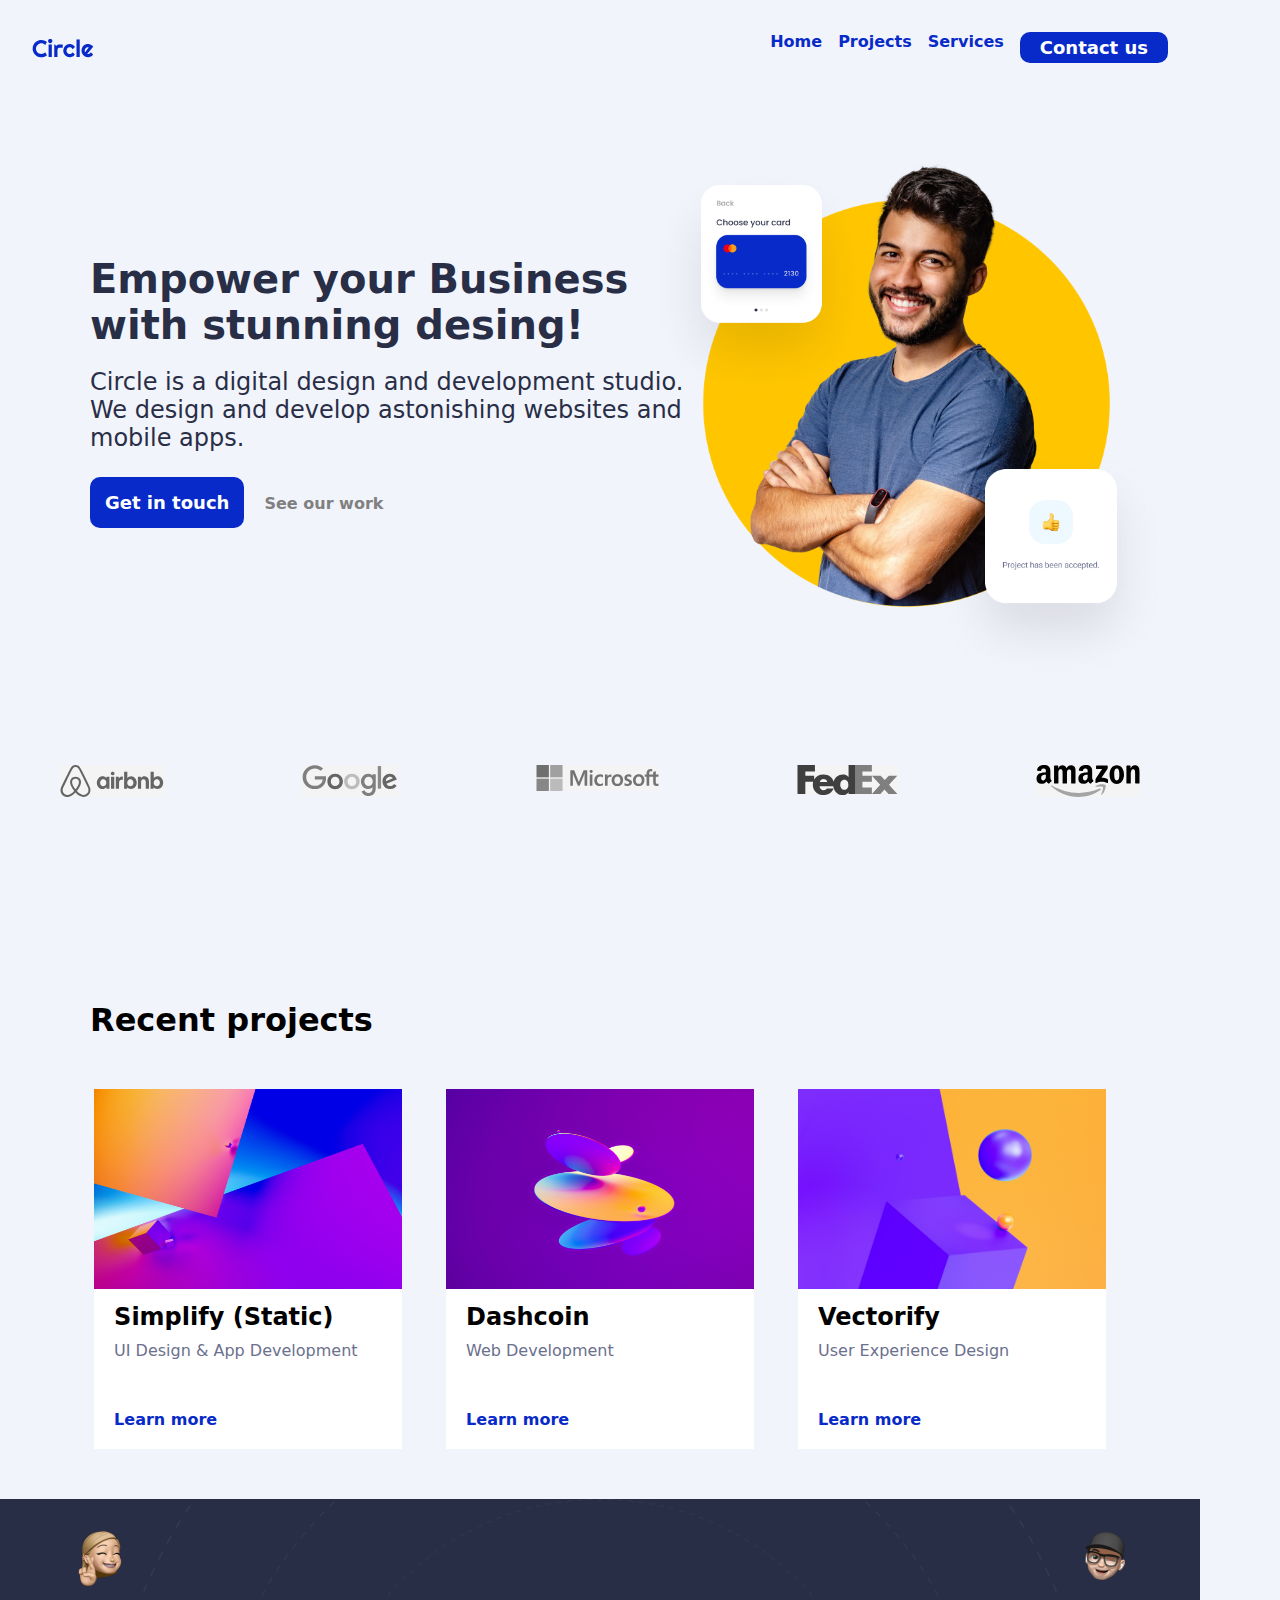
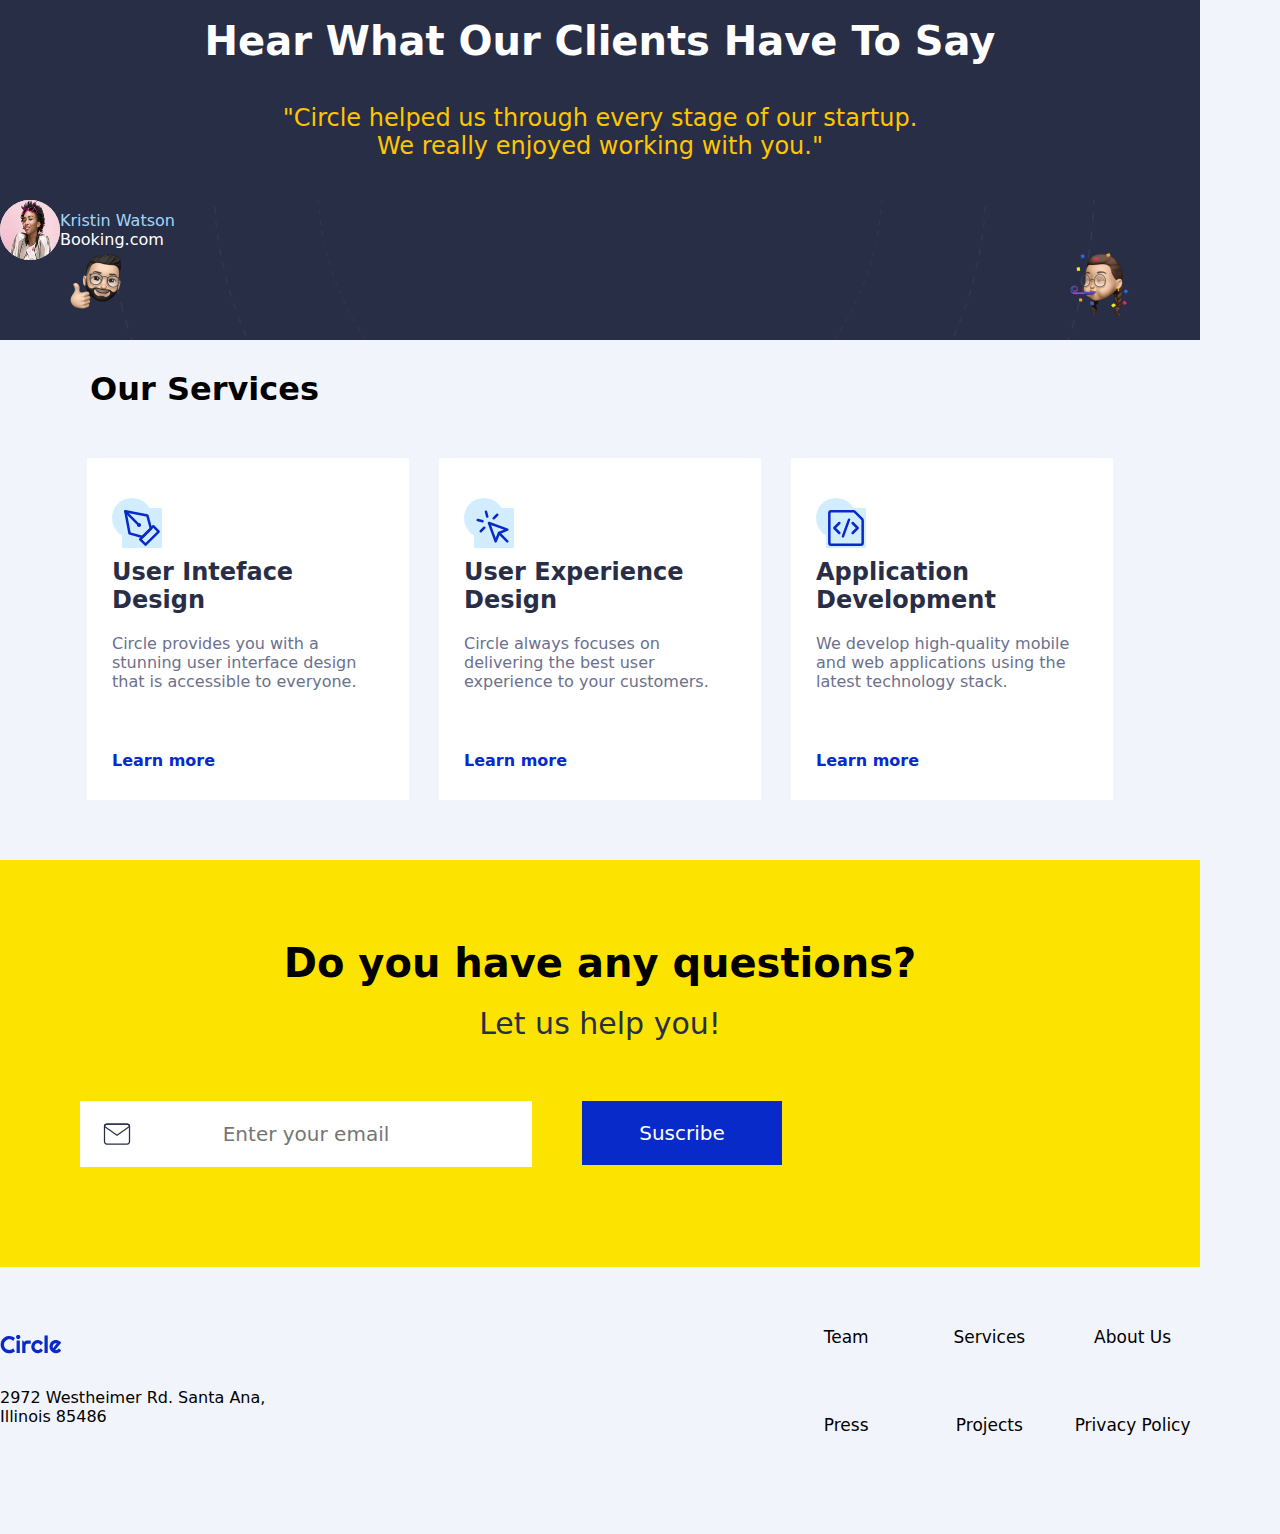
<file: index.html>
<!DOCTYPE html>
<html lang="en">
<head>
    <meta charset="UTF-8">
    <meta name="viewport" content="width=device-width, initial-scale=1.0">
    <title>CIRCLE AGENCY</title>
    <link rel="stylesheet" href="/assets/style.css">
    <link rel="stylesheet" href="/assets/nav-bar-style.css">
    <link rel="icon" href="/assets/logos/favicon.ico" type="image/x-icon">
    <link rel="stylesheet" href="https://cdn.jsdelivr.net/npm/bootstrap-icons@1.10.3/font/bootstrap-icons.css">
</head>
<body>
         <header>
            <img src="../assets/logos/circle.svg" alt="Circle Logo">
            <button id="abrir" class="abrir-menu"><i class="bi bi-list"></i></button>
             <nav class="nav" id="nav">
                <button class="cerrar-menu" id="cerrar"><i class="bi bi-x"></i></button>
                <ul class="nav-list">
                    <li>
                      <a class="nav-links" href="/">Home</a>
                    </li>
                    <li>
                      <a class="nav-links" href="/#projects">Projects</a>
                    </li>
                    <li>
                      <a class="nav-links" href="/#services">Services</a>
                    </li>

                    <a href="pages/contact.html" class="ContactBtn">
                        Contact us</a>
                  </ul>
                </nav>
              </header>


    
        <section class="hero">
            <div class="hero-content">
                <h1>Empower your Business with stunning desing!</h1>
                <h3>Circle is a digital design and development studio. We design and
                    develop astonishing websites and mobile apps.</h3>
                <div class="hero-content-buttons">
                    <a href="#newsletter" class="ContactBtn">
                        Get in touch</a>
                    <a href="#projects" class="Project-link">See our work</a>
                </div>
            </div>
            <div class="hero-images">
                <img class="img-hero" src="./assets/hero-section/hero-image.png" alt="Hero image">
                <img class="img-card" src="./assets/hero-section/card-1.png" alt="Choose your credit card">
                <img class="img-card img-card-botton" src="./assets/hero-section/card-2.png"
                    alt="Project has been accepted card">
            </div>
        </section>
    
        <section class="clients">
            <a href="https://www.airbnb.com" target="_blank">
                <img class="img-client" src="./assets/logos/airbnb-logo.svg" alt="airbnb logo">
            </a>
            <a href="https://www.google.com" target="_blank">
                <img class="img-client" src="./assets/logos/google-logo.svg" alt="Google logo">
            </a>
            <a href="https://www.microsoft.com" target="_blank">
                <img class="img-client" src="./assets/logos/microsoft-logo.svg" alt="Microsoft logo">
            </a>
            <a href="https://www.fedex.com" target="_blank">
                <img class="img-client" src="./assets/logos/fedex-logo.svg" alt="FedEx logo">
            </a>
            <a href="https://www.amazon.com" target="_blank">
                <img class="img-client" src="./assets/logos/amazon-logo.svg" alt="amazon logo">
            </a>
        </section>
    
        <section id="projects" class="recent-projects" hidden>
            <h2>Recent projects</h2>
            <div class="projects-container">
                <article class="project-card">
                    <a class='project-wrapper' href='/pages/projects?id=1'>
                        <img class="img-project" src="./assets/projects-section/1.jpg" alt="Project 1">
                        <div class="project-inner-card">
                            <h4 class="project-title">Simplify (Static)</h4>
                            <p class="project-description capitalize">UI design & App development</p>
                            <a class='learn-more' href='/pages/projects?id=1'>Learn more</a>
                        </div>
                    </a>
                </article>
                <article class="project-card">
                    <a class='project-wrapper' href='/pages/projects?id=2'>
                        <img class="img-project" src="./assets/projects-section/2.jpg" alt="Project 2">
                        <div class="project-inner-card">
                            <h4 class="project-title">Dashcoin</h4>
                            <p class="project-description capitalize">Web development</p>
                            <a class='learn-more' href='/pages/projects?id=2'>Learn more</a>
                        </div>
                    </a>
                </article>
                <article class="project-card">
                    <a class='project-wrapper' href='/pages/projects?id=3'>
                        <img class="img-project" src="./assets/projects-section/3.jpg" alt="Project 3">
                        <div class="project-inner-card">
                            <h4 class="project-title">Vectorify</h4>
                            <p class="project-description capitalize">User experience design</p>
                            <a class='learn-more' href='/pages/projects?id=3'>Learn more</a>
                        </div>
                    </a>
                </article>
            </div>
        </section>
    
        <section class="testimonial">
            <div class="testimonial-memojis">
                <img class="testimonial-memoji1" src="./assets/testimonial-section/memoji-1.png" alt="Memoji 1">
                <img class="testimonial-memoji2" src="./assets/testimonial-section/memoji-2.png" alt="Memoji 2">
                <img class="testimonial-memoji3" src="./assets/testimonial-section/memoji-3.png" alt="Memoji 3">
                <img class="testimonial-memoji4" src="./assets/testimonial-section/memoji-4.png" alt="Memoji 4">
            </div>
            <div class="testimonial-text">
                <h3 class="capitalize">Hear what our clients have to say</h3>
                <p>
                    "Circle helped us through every stage of our startup.
                    <br>
                    We really enjoyed working with you."
                </p>
            </div>
            <div class="testimonial-profile">
                <img class="testimonial-profile-img" src="./assets/testimonial-section/profile.png"
                    alt="Kristin Watson profile image">
                <div class="testimonial-profile-info">
                    <p class="name">Kristin Watson</p>
                    <p class="origin">Booking.com</p>
                </div>
            </div>
        </section>
    
        <section id="services" class="services">
            <h2 class="capitalize">Our services</h2>
            <div class="services-container">
                <article class="services-card">
                    <div class="img-services">
                        <img src="./assets/services-section/icons/1.svg" alt="User inteface design icon">
                    </div>
                    <h4 class="capitalize">User inteface design</h4>
                    <p>Circle provides you with a stunning user interface design that is accessible to everyone.</p>
                    <a class="learn-more" href="#">Learn more</a>
                </article>
                <article class="services-card">
                    <div class="img-services">
                        <img src="./assets/services-section/icons/2.svg" alt="User experience design icon">
                    </div>
                    <h4 class="capitalize">User experience design</h4>
                    <p>Circle always focuses on delivering the best user experience to your customers.</p>
                    <a class="learn-more" href="#">Learn more</a>
                </article>
                <article class="services-card">
                    <div class="img-services">
                        <img src="./assets/services-section/icons/3.svg" alt="Application development icon">
                    </div>
                    <h4 class="capitalize">Application development</h4>
                    <p>We develop high-quality mobile and web applications using the latest technology stack.</p>
                    <a class="learn-more" href="#">Learn more</a>
                </article>
            </div>
        </section>
    
       <section class="newsletter">
    <h2>Do you have any questions?</h2>
    <h3>Let us help you!</h3>
    <form action="">
        <input id="email" name="email" type="email" placeholder="Enter your email">
        <a class="newsletter-suscribe" href="/pages/contact">
            <input type="button" value="Suscribe">
        </a>
    </form>
</section>
    
        <div className="scroll-to-top">
            <span class="fa fa-arrow-up btn-scroll btn-scroll-position btn-scroll-style"></span>
        </div>
    
        <footer-component>
            <footer class="footer">
                <div class="address-info">
                    <a class="address-info-logo" href="/">
                        <img src="../assets/logos/circle.svg" alt="Circle Logo">
                    </a>
                    <p>
                        2972 Westheimer Rd. Santa Ana,
                        <br>
                        Illinois 85486
                    </p>
                </div>
                <ul class="sitemap">
                    <li><a href="#">Team</a></li>
                    <li><a href="#">Services</a></li>
                    <li><a href="#">About Us</a></li>
                    <li><a href="#">Press</a></li>
                    <li><a href="#">Projects</a></li>
                    <li><a href="#">Privacy Policy</a></li>
                </ul>
            </footer>

        </footer-component>
    
        <script src="./scripts/burger.js"></script>
        <script src="./scripts/projects.js"></script>
        <script src="./scripts/scroll.js"></script>
   
    

    
</body>
</html>
</file>
<file: assets/style.css>
body {
    font-family: system-ui, -apple-system, BlinkMacSystemFont, 'Segoe UI', Roboto, Oxygen, Ubuntu, Cantarell, 'Open Sans', 'Helvetica Neue', sans-serif;
    background-color:#F2F4FC;
    
}
h1 {
    color: #292e47;
    font-size: 40px;
    font-weight: 700;
    margin-bottom: 20px;
}
    
h3 {
    color: #292e47;
    font-weight: normal;
    margin-bottom: 40px;
}

section {
    margin-bottom: 150px;
}


.hero-content {
    text-align: left;
    margin-bottom: 50px;
}

.hero-content div.hero-content-buttons {
    margin: 0;
}

.hero {
    margin: 60px auto;
    max-width: 85%;
}

.hero div.hero-content-buttons a {
    padding: 15px;
}

.Project-link {
    text-decoration: none;
    color: grey;
}
.Project-link:hover {
    color: #072AC8;

}

.hero-images {
    position: relative;
}

.img-hero {
    width: 600px;
    max-width: 100%;
}

.project-card{
    color: white;
}
.project-card:hover{
    box-shadow: 25px 25px 10px 10px rgb(Black);
}


.img-card {
    max-width: 250px;
    position: absolute;
    top: 0%;
    left: -15%;
    background-color: rgba(0, 0, 0, 0);
    display: none;
}

.img-card-botton {
    top: auto;
    left: auto;
    right: -15%;
    bottom: -15%;
}

.clients {
    display: flex;
    flex-flow: row wrap;
    gap: 40px;
}

.img-client {
    margin: 0 auto;
    filter: grayscale(1);
}

.img-client:hover {
    filter: grayscale(0);
    transform: scale(1.5);
}

.recent-projects {
    margin-top: 50px;
}

.recent-projects h2 {
    margin: 30px;
    text-align: left;
}

.project-card,
.project-card h4,
.project-card p,
.project-card a {
    background-color: var(--White);
    text-align: left;
    color: var(--Black);
}

.project-card {
    margin: 20px auto;
    padding-bottom: 10px;
    width: 80%;
}

.project-card:hover,
.services-card:hover {
    box-shadow: 10px 5px 5px var(--NeutralMedium);
}

.project-text {
    background-color: var(--White);
}

.project-card h4,
.project-card p,
.project-card a {
    margin: 10px 0;
}

.project-card h4,
.project-card p,
.project-card .learn-more {
    padding-left: 10px;
}

.project-card p {
    color: var(--NeutralMedium);
    font-weight: normal;
    margin-bottom: 50px;
}

.project-card a {
    color: var(--Primary);
}

.project-card img {
    display: inline;
    width: 100%;
    height: 200px;
}

.learn-more {
    margin-top: 50px;
    color: var(--Primary);
}

.learn-more:hover {
    cursor: pointer;
    text-decoration: underline;
}

.project-inner-card {
    background-color: var(--White);
    margin: 10px;
}

.testimonial {
    background-color: var(--NeutralDark);
    background-image: url("../assets/testimonial-section/orbit.png");
    background-size: cover;
    background-repeat: no-repeat;
    position: relative;
    padding: 80px 0;
    margin: 5%;
    text-align: center;
}

.testimonial-memojis {
    background-color: rgba(0, 0, 0, 0);
    display: none;
}

.testimonial-memojis img {
    max-width: 75px;
    background-color: rgba(0, 0, 0, 0);
    position: absolute;
}

.testimonial-memoji1 {
    top: 5%;
    left: 5%;
    right: auto;
    bottom: auto;
}

.testimonial-memoji2 {
    top: 5%;
    left: auto;
    right: 5%;
    bottom: auto;
}

.testimonial-memoji3 {
    top: auto;
    left: 5%;
    right: auto;
    bottom: 5%;
}

.testimonial-memoji4 {
    top: auto;
    left: auto;
    right: 5%;
    bottom: 5%;
}

.testimonial-text {
    background-color: var(--NeutralDark);
    padding: 20px;
}

.testimonial-text h3 {
    color: var(--White);
    background-color: var(--NeutralDark);
    font-weight: bold;
    font-size: 30px;
}

.testimonial-text p {
    background-color: var(--NeutralDark);
    color: var(--SecondaryDark);
    font-size: 16px;
}

.testimonial-profile {
    background-color: var(--NeutralDark);
    display: flex;
    align-items: center;
    max-width: 200px;
}

.testimonial-profile-info,
.testimonial-profile-info p.name,
.testimonial-profile-info p.origin {
    background-color: var(--NeutralDark);
    text-align: left;
}

.testimonial-profile-info p.name {
    color: var(--PrimaryLight);
}

.testimonial-profile-info p.origin {
    color: var(--White);
}

.testimonial-profile-img {
    width: 60px;
    height: 60px;
    border-radius: 50%;
}

.services h2 {
    margin: 30px;
    text-align: left;
}

.services-card,
.services-card h4,
.services-card p,
.services-card a {
    background-color: var(--White);
    text-align: left;
    padding: 10px;
}

.services-card p {
    color: var(--NeutralMedium);
    margin-bottom: 50px;
}

.services-card {
    margin: 20px auto;
    padding: 30px 15px;
    width: 80%;
}

.img-services {
    background-color: var(--PrimaryLighter);
    border-radius: 50%;
    padding: 10px;
    margin: 10px;
    width: 40px;
    height: 40px;
}

.img-services img {
    background-color: var(--PrimaryLighter);
}


@media (min-width: 768px) and (max-width: 1500px) {
    .img-hero {
        width: 900px;
    }

    .img-card {
        max-width: 240px;
    }
}

@media (min-width: 768px) and (max-width: 992px) {
    .img-hero {
        width: 800px;
    }

    .img-card {
        max-width: 200px;
    }
}


@media (min-width: 768px) {
    .hero {
        display: flex;
    }

    .hero-content {
        display: flex;
        flex-flow: column wrap;
        justify-content: center;
        margin-bottom: 20px;
        margin: 0 auto;
    }

    .img-card {
        display: inline-block;
    }

    .project-wrapper {
        background-color: var(--NeutralLight);
    }

    .clients,
    .services,
    .recent-projects {
        width: 90%;
        margin: 0 auto;
    }

    .clients {
        display: grid;
        grid-template-columns: repeat(3, 1fr);
        margin-top: 150px;
        margin-bottom: 200px;
    }

    .project-card {
        width: 40%;
    }

    .projects-container {
        display: flex;
        flex-flow: row wrap;
    }

    .testimonial {
        margin: 30px auto;
    }

    .testimonial-text h3 {
        font-size: 32px;
    }

    .testimonial-text p {
        font-size: 20px;
        margin-bottom: 20px;
    }

    .testimonial-memojis {
        display: inline-block;
    }
}


@media (min-width: 992px) {
    h1 {
        font-size: 50px;
    }

    .hero h3 {
        font-size: 24px;
    }

    .clients {
        display: flex;
        justify-content: space-between;
    }

    .img-hero {
        width: 800px;
        max-width: auto;
    }

    .services-container {
        display: flex;
        justify-content: space-between;
        gap: 30px;
        align-items: center;
        margin: 0 auto;
        width: 95%;
    }

    .projects-container {
        display: flex;
        justify-content: space-between;
        gap: 30px;
        align-items: center;
        margin: 0 auto;
        width: 95%;
    }

    .project-card {
        width: 30%;
    }

    .testimonial-text h3 {
        font-size: 40px;
    }

    .testimonial-text p {
        font-size: 24px;
    }

    .services-container {
        max-width: 1200px;
    }
}
.footer {
    margin-bottom: 50px;
}

.footer p,
.footer a {
    color: var(--neutralMedium);
    font-weight: normal;
}

.address-info p {
    margin: 20px 0;
}

.sitemap {
    display: grid;
    grid-template-columns: repeat(3, 1fr);
    font-size: 17px;
    list-style: none;
}

.sitemap li {
    margin: 20px 0;
}

.sitemap a:hover {
    color: var(--Primary);
    text-decoration: underline;
}

.address-info-logo {
    text-align: left;
}


@media (min-width: 768px) {
    .footer {
        display: flex;
        align-items: center;
        justify-content: space-between;
        height: 100%;
    }

    .footer .logo {
        margin-bottom: 20px;
    }

    .footer p {
        text-align: left;
    }

    .address-info p {
        margin: 30px 0;
    }

    .address-info {
        text-align: left;
    }

    .sitemap {
        display: flex;
        flex-wrap: wrap;
        justify-content: space-between;
    }

    .sitemap li {
        flex: 0 32%;
        height: 60px;
        margin-bottom: 2%;
        /* (100-32*3)/2 */
    }

    /* --- GLOBAL VARIABLES --- */

@import url("https://fonts.googleapis.com/css2?family=Roboto:wght@400;700&display=swap");

:root {
  --Primary: #072ac8;
  --PrimaryLight: #a2d6f9;
  --PrimaryLighter: #d1edff;
  --SecondaryLight: #fce300;
  --SecondaryDark: #ffc600;
  --NeutralLight: #f4f6fc;
  --NeutralMedium: #6b708d;
  --NeutralDark: #292e47;
  --Wrong: #b33a3a;
  --Right: #28a428;
  --White: #fff;
  --Black: #000;
  --Background: #F2F4FC;
}

html,
body {
  text-align: center;
}

* {
  margin: 0 auto;
  padding: 0;
  background: var(--Background);
  font-family: "Roboto", sans-serif;
  max-width: 1200px;
}

a {
  text-decoration: none;
  color: var(--NeutralMedium);
  font-weight: bold;
}

h1 {
  font-size: 40px;
  font-weight: 700;
  margin-bottom: 20px;
  color: var(--NeutralDark);
}

h2 {
  font-size: 32px;
}

h3 {
  font-size: 20px;
  color: var(--NeutralDark);
  font-weight: normal;
  margin-bottom: 40px;
}

h4 {
  font-size: 24px;
  color: var(--NeutralDark);
}

.capitalize {
  text-transform: capitalize;
}
.newsletter {
    padding: 40px 20px;
    margin: 5%;
}

.newsletter h2 {
    margin-bottom: 20px;
}

.newsletter,
.newsletter h2,
.newsletter h3,
.newsletter form {
    background-color: var(--SecondaryLight);
}

.newsletter form {
    width: 70%;
}

.newsletter input {
    background-color: var(--White);
    border: none;
    padding: 20px;
    font-size: 18px;
    display: block;
    margin: 20px auto;
}

.newsletter input[type="email"] {
    background-image: url("../assets/newsletter/icon/mail.svg");
    background-repeat: no-repeat;
    background-position: 5%;
    border: 1px solid var(--White);
    text-align: center;
    width: 90%;
}

.newsletter input[type="email"]:hover {
    border: 1px solid var(--Black);
}

.newsletter input[type="button"] {
    background-color: var(--Primary);
    color: var(--White);
}

.newsletter input[type="button"]:hover {
    cursor: pointer;
    color: var(--SecondaryDark);
}

/* --- TABLET ADJUSTMENTS --- */

@media (min-width: 768px) {
    .newsletter {
        margin: 40px auto;
        padding: 80px;
        -top: 40px;
    }

    .newsletter form {
        display: grid;
        gap: 55px;
        grid-template-columns: 2fr 1fr;
    }

    .newsletter h2 {
        font-size: 40px;
    }

    .newsletter h3 {
        font-size: 30px;
    }

    .newsletter input {
        font-size: 20px;
    }

    .newsletter input[type="email"] {
        width: 100%;
    }

    .newsletter-suscribe {
        background-color: var(--SecondaryLight);
    }

    .newsletter-suscribe,
    .newsletter input[type="button"] {
        width: 160px;
    }
}

/* --- DESKTOP ADJUSTMENTS --- */

@media (min-width: 992px) {
    .newsletter form {
        gap: 50px;
    }

    .newsletter-suscribe,
    .newsletter input[type="button"] {
        width: 200px;
    }
}

}
</file>
<file: assets/nav-bar-style.css>
* {
    margin: 0;
    padding: 0;
    box-sizing: border-box;
    font-family: system-ui, -apple-system, BlinkMacSystemFont, 'Segoe UI', Roboto, Oxygen, Ubuntu, Cantarell, 'Open Sans', 'Helvetica Neue', sans-serif;
}

header {
    display: flex;
    align-items: center;
    justify-content: space-between;
    padding: 2rem;
}

.logo {
    max-width: 5rem;
}

.nav-list {
    list-style-type: none;
    display: flex;
    gap: 1rem;
}

.nav-list li a {
    text-decoration: none;
    color: #072AC8;
    align-content: center;
}

.abrir-menu,
.cerrar-menu {
    display: none;
}

.ContactBtn {
    background-color: #072AC8;
    text-decoration: none;
    border: 10px;
    padding: 5px 20px;
    font-size: large;
    color: #ffffff;
    border-radius: 10px;
   
}
.ContactBtn:hover {
    color:chocolate;

}
@media screen and (max-width: 550px) {
    .abrir-menu,
    .cerrar-menu {
        display: block;
        border: 0;
        font-size: 1.25rem;
        background-color: transparent;
        cursor: pointer;
    }

    .abrir-menu {
        color: #072AC8;
    }

    .cerrar-menu {
        color: #ececec;
    }

    .nav {
        opacity: 0;
        visibility: hidden;
        display: flex;
        flex-direction: column;
        align-items: center;
        gap: 1rem;
        position: absolute;
        top: 0;
        right: 0;
        left: 0;
        background-color: #1c1c1c;
        padding: 2rem;

    }

    .nav.visible {
        opacity: 1;
        visibility: visible;
    }
    
    .nav-list {
        flex-direction: column;
        align-items: center;
    }

    .nav-list li a {
        color: #ecececec;
    }
}
</file>
